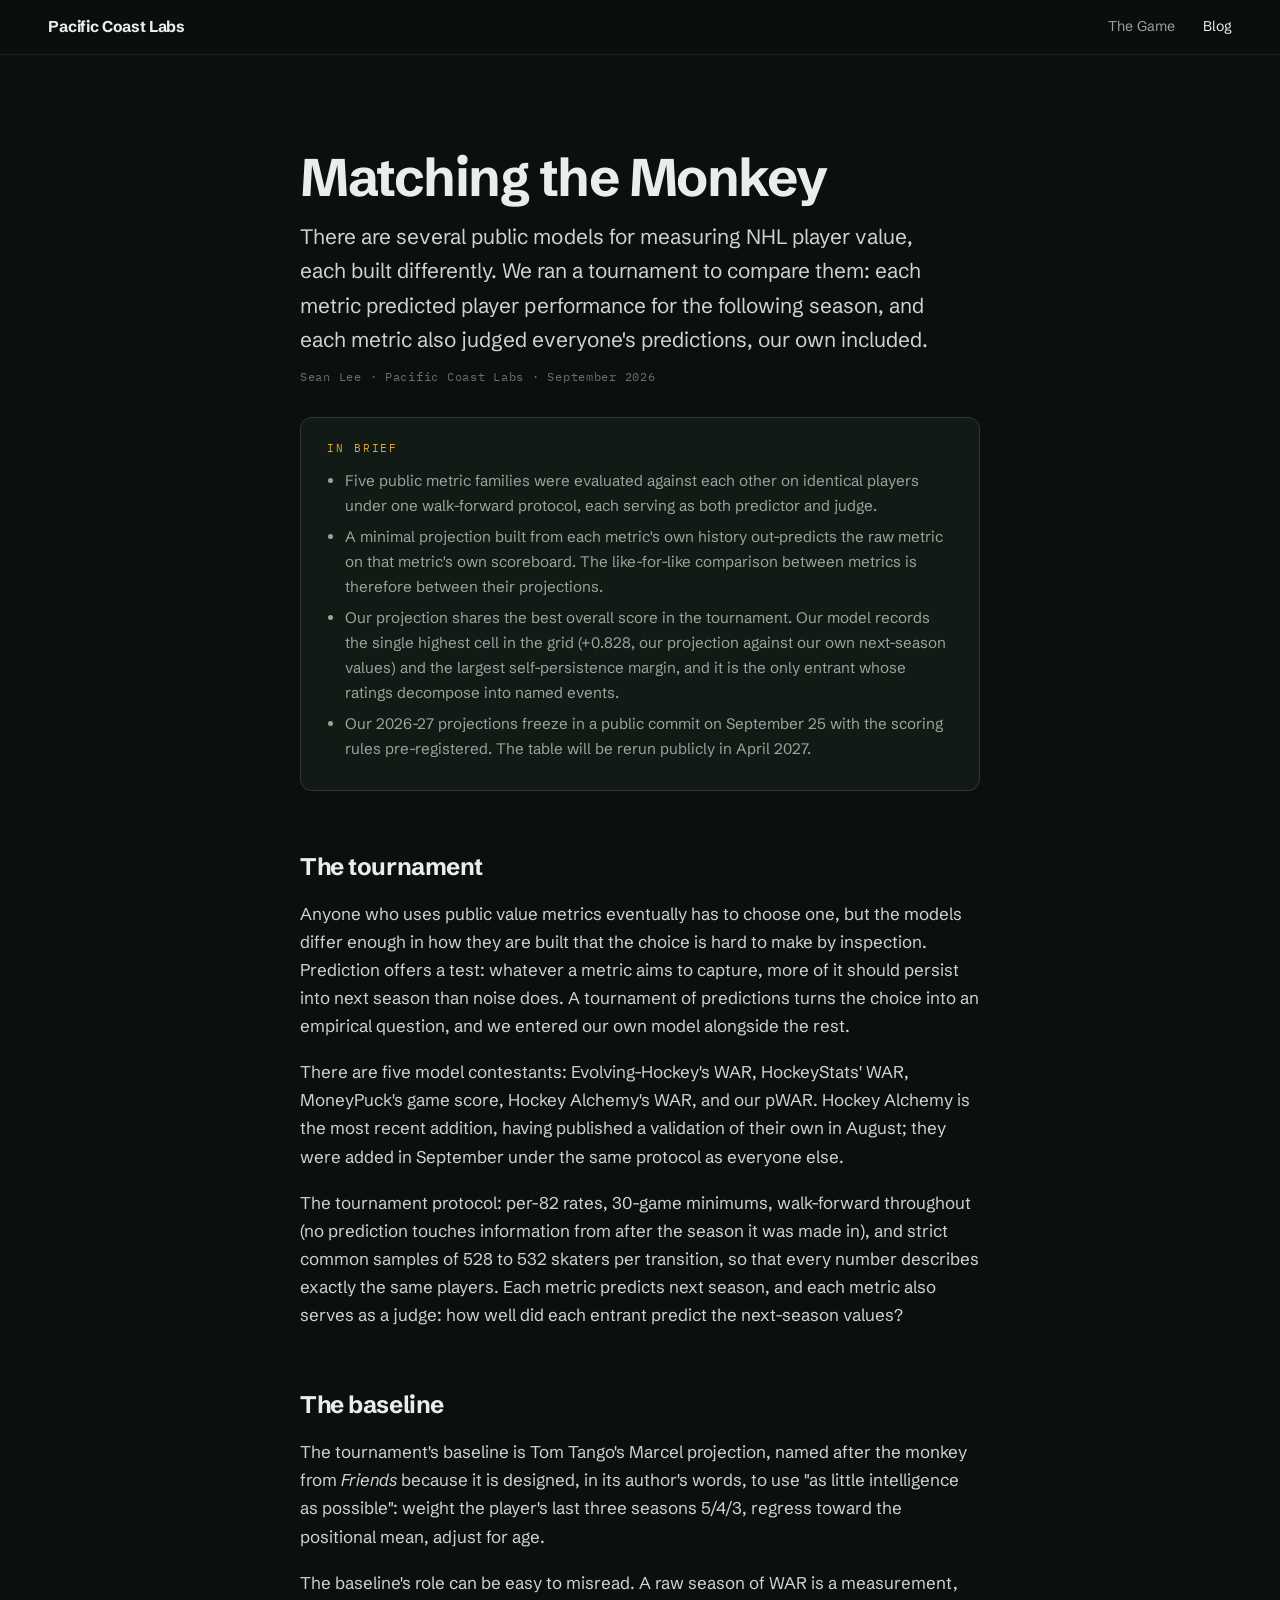
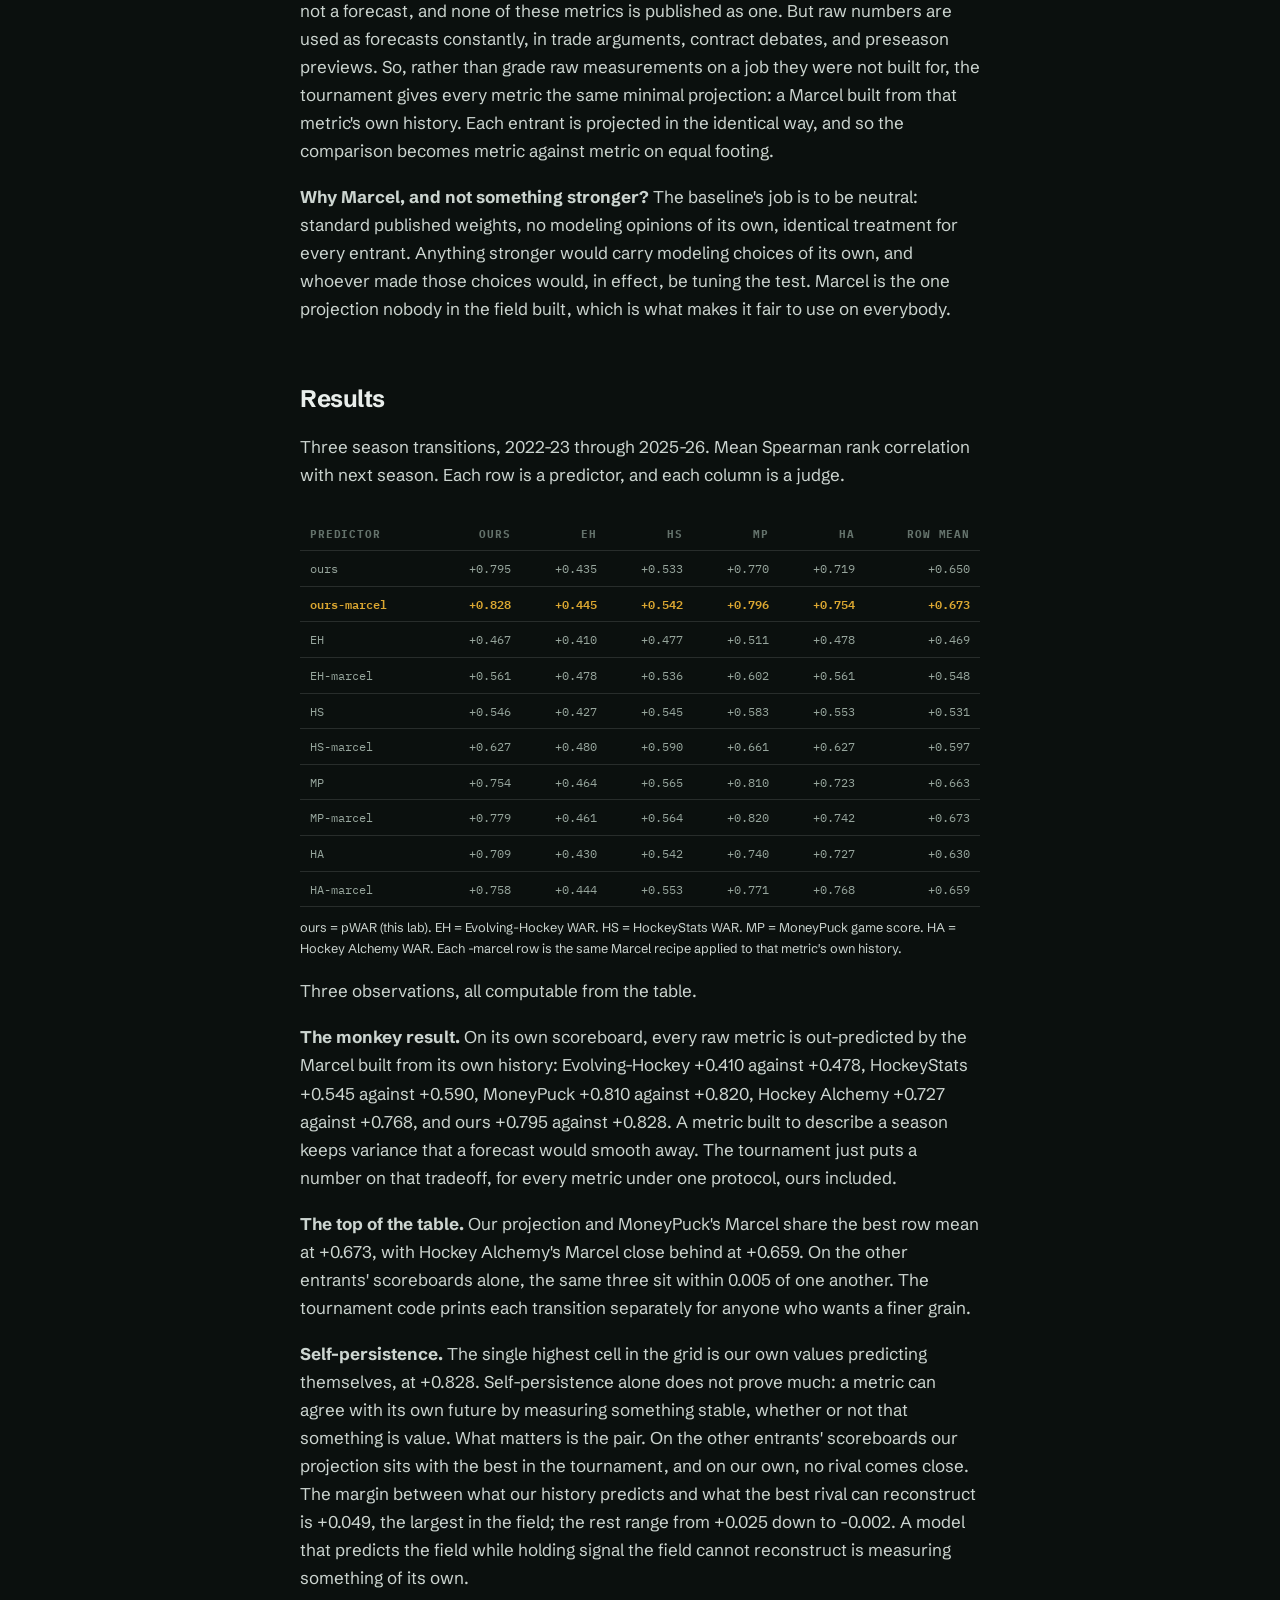
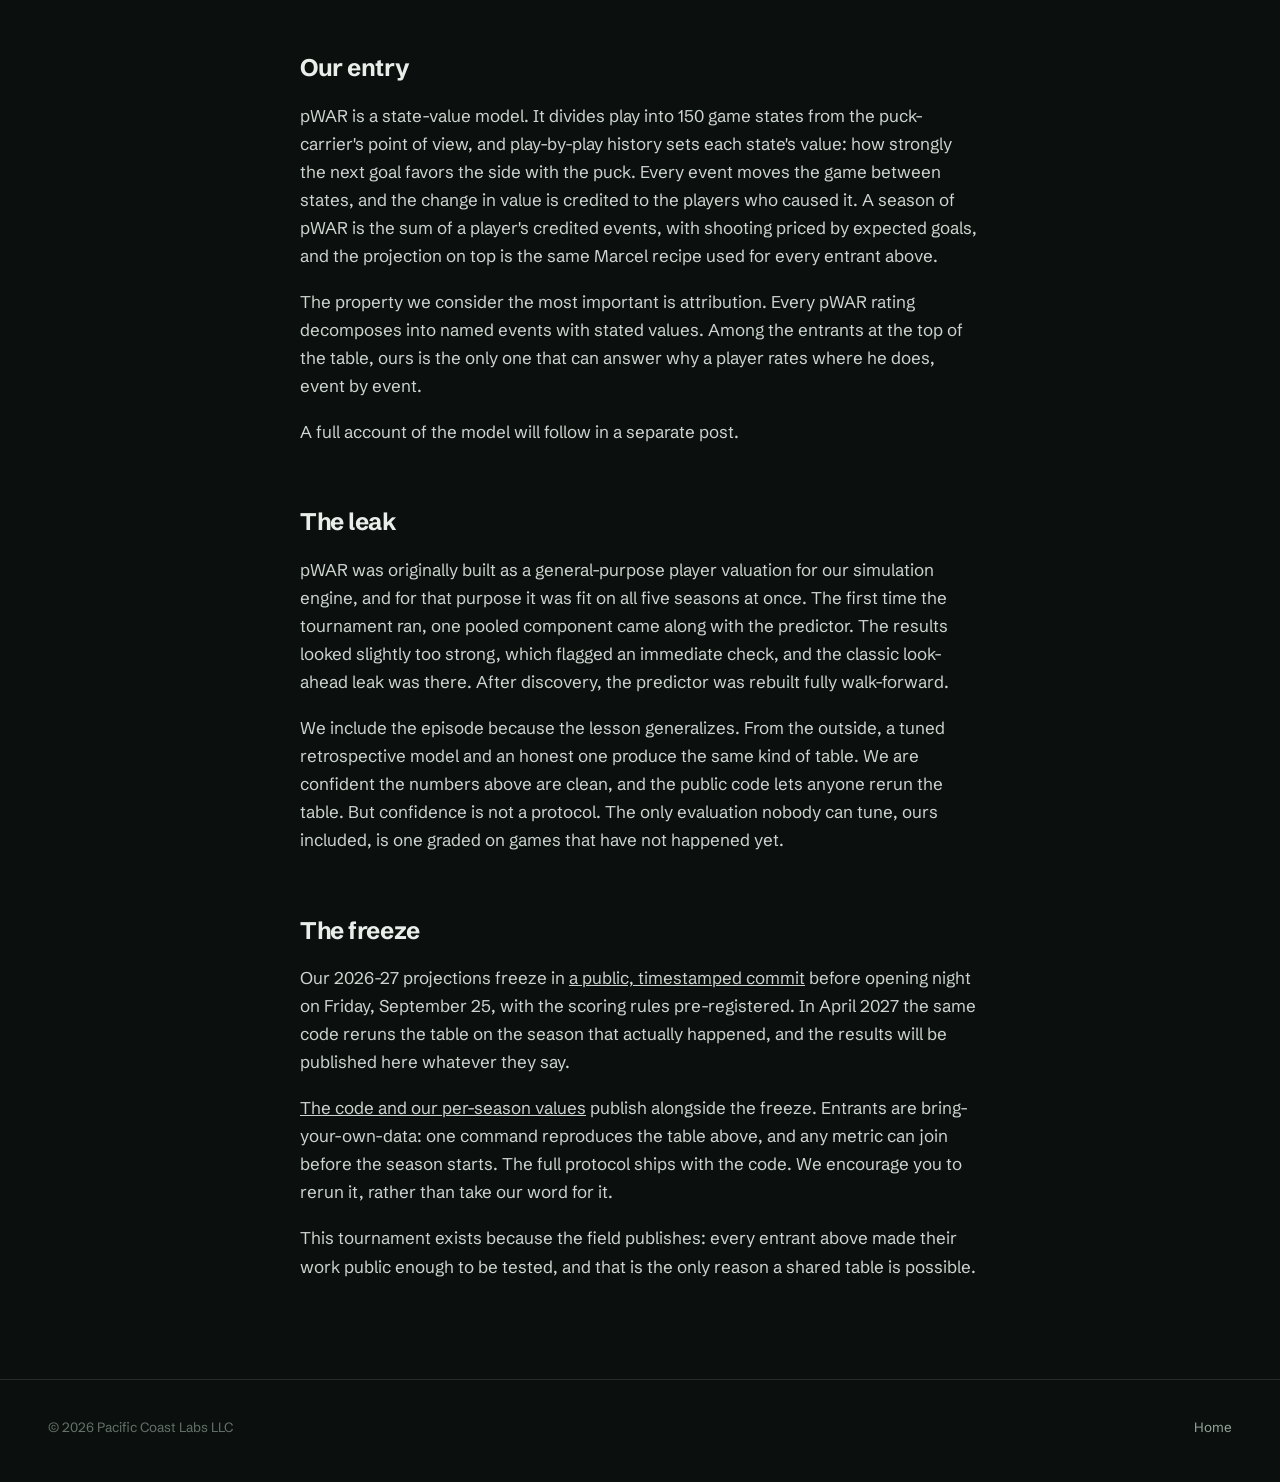
<file: monkey.html>
<!doctype html>
<html lang="en">
<head>
<meta charset="utf-8">
<meta name="viewport" content="width=device-width, initial-scale=1, viewport-fit=cover">
<title>Matching the Monkey</title>
<link rel="stylesheet" href="https://fonts.googleapis.com/css2?family=Schibsted+Grotesk:wght@400;500;700&family=IBM+Plex+Mono:wght@400;600&display=swap">
<link rel="stylesheet" href="style.css">
</head>
<body>

<header class="top">
  <a class="logo" href="index.html">Pacific Coast Labs</a>
  <span class="spacer"></span>
  <a class="nav" href="phm.html">The Game</a>
  <a class="nav" href="writing.html" aria-current="page">Blog</a>
</header>

<div class="article">
<h1>Matching the Monkey</h1>
<p class="lede">There are several public models for measuring NHL player value, each built differently. We ran a tournament to compare them: each metric predicted player performance for the following season, and each metric also judged everyone's predictions, our own included.</p>
<p class="meta">Sean Lee · Pacific Coast Labs · September 2026</p>

<div class="inbrief">
<p class="label">In brief</p>
<ul>
<li>Five public metric families were evaluated against each
other on identical players under one walk-forward protocol, each
serving as both predictor and judge.</li>
<li>A minimal projection built from each metric's own history out-predicts the raw metric on that metric's own scoreboard. The
like-for-like comparison between metrics is therefore between
their projections.</li>
<li>Our projection shares the best overall score in the tournament. Our model records the single highest cell in
the grid (+0.828, our projection against our own next-season
values) and the largest self-persistence margin, and it is the only entrant whose ratings decompose into named events.</li>
<li>Our 2026-27 projections freeze in a public commit on September 25 with the scoring rules pre-registered. The table will be rerun publicly in April 2027.</li>
</ul>
</div>

<h2>The tournament</h2>
<p>Anyone who uses public value metrics eventually has to choose one, but the models differ enough in how they are built that the choice is hard to make by inspection. Prediction offers a test:
whatever a metric aims to capture, more of it should persist
into next season than noise does. A tournament of predictions
turns the choice into an empirical question, and we entered our
own model alongside the rest.</p>
<p>There are five model contestants: Evolving-Hockey's WAR, HockeyStats' WAR, MoneyPuck's game score, Hockey Alchemy's WAR, and our pWAR.
Hockey Alchemy is the most recent addition, having published a validation of their own in August; they were
added in September under the same protocol as everyone else.</p>
<p>The tournament protocol: per-82 rates, 30-game minimums, walk-forward
throughout (no prediction touches information from after the
season it was made in), and strict common samples of 528 to 532
skaters per transition, so that every number describes exactly
the same players. Each metric predicts next season, and each
metric also serves as a judge: how well did each entrant predict the next-season values?</p>

<h2>The baseline</h2>
<p>The tournament's baseline is Tom Tango's Marcel projection,
named after the monkey from <em>Friends</em> because it is designed, in
its author's words, to use "as little intelligence as possible":
weight the player's last three seasons 5/4/3, regress toward the
positional mean, adjust for age.</p>
<p>The baseline's role can be easy to misread. A raw season of WAR is a measurement, not a forecast, and none of these metrics is published as one.
But raw numbers are used as forecasts constantly, in trade
arguments, contract debates, and preseason previews. So, rather than grade raw measurements on a job they were not built for,
the tournament gives every metric the same minimal projection: a
Marcel built from that metric's own history. Each entrant is projected in the identical way, and so the comparison becomes metric against metric on equal footing.</p>
<p><strong>Why Marcel, and not something stronger?</strong>
The baseline's job is to be neutral: standard published
weights, no modeling opinions of its own, identical treatment for every entrant. Anything stronger would carry modeling choices of its own, and whoever made those choices would, in effect, be tuning the test. Marcel is the one projection nobody in the field built, which is what makes it fair to use on everybody.</p>

<h2>Results</h2>
<p>Three season transitions, 2022-23 through 2025-26. Mean
Spearman rank correlation with next season. Each row is a predictor, and each column is a judge.</p>

<div class="tablewrap"><table class="datatable">
<thead><tr><th>predictor</th><th>ours</th><th>EH</th><th>HS</th><th>MP</th><th>HA</th><th>row mean</th></tr></thead>
<tbody>
<tr><td>ours</td><td>+0.795</td><td>+0.435</td><td>+0.533</td><td>+0.770</td><td>+0.719</td><td>+0.650</td></tr>
<tr class="hl"><td>ours-marcel</td><td>+0.828</td><td>+0.445</td><td>+0.542</td><td>+0.796</td><td>+0.754</td><td>+0.673</td></tr>
<tr><td>EH</td><td>+0.467</td><td>+0.410</td><td>+0.477</td><td>+0.511</td><td>+0.478</td><td>+0.469</td></tr>
<tr><td>EH-marcel</td><td>+0.561</td><td>+0.478</td><td>+0.536</td><td>+0.602</td><td>+0.561</td><td>+0.548</td></tr>
<tr><td>HS</td><td>+0.546</td><td>+0.427</td><td>+0.545</td><td>+0.583</td><td>+0.553</td><td>+0.531</td></tr>
<tr><td>HS-marcel</td><td>+0.627</td><td>+0.480</td><td>+0.590</td><td>+0.661</td><td>+0.627</td><td>+0.597</td></tr>
<tr><td>MP</td><td>+0.754</td><td>+0.464</td><td>+0.565</td><td>+0.810</td><td>+0.723</td><td>+0.663</td></tr>
<tr><td>MP-marcel</td><td>+0.779</td><td>+0.461</td><td>+0.564</td><td>+0.820</td><td>+0.742</td><td>+0.673</td></tr>
<tr><td>HA</td><td>+0.709</td><td>+0.430</td><td>+0.542</td><td>+0.740</td><td>+0.727</td><td>+0.630</td></tr>
<tr><td>HA-marcel</td><td>+0.758</td><td>+0.444</td><td>+0.553</td><td>+0.771</td><td>+0.768</td><td>+0.659</td></tr>
</tbody>
</table></div>
<p class="tablenote">ours = pWAR (this lab). EH = Evolving-Hockey WAR. HS = HockeyStats WAR. MP = MoneyPuck game score. HA = Hockey Alchemy WAR. Each -marcel row is the same Marcel recipe applied
to that metric's own history.</p>

<p>Three observations, all computable from the table.</p>
<p><strong>The monkey result.</strong> On its own scoreboard,
every raw metric is out-predicted by the Marcel built from its
own history: Evolving-Hockey +0.410 against +0.478, HockeyStats
+0.545 against +0.590, MoneyPuck +0.810 against +0.820, Hockey
Alchemy +0.727 against +0.768, and ours +0.795 against +0.828.
A metric built to describe a season keeps variance that a forecast would smooth away. The tournament just puts a number on that tradeoff, for every metric under one protocol, ours included.</p>
<p><strong>The top of the table.</strong> Our projection and
MoneyPuck's Marcel share the best row mean at +0.673, with
Hockey Alchemy's Marcel close behind at +0.659. On the other entrants' scoreboards alone, the same three sit within 0.005 of one another. The tournament code prints each
transition separately for anyone who wants a finer grain.</p>
<p><strong>Self-persistence.</strong> The single highest cell in the grid is our own values predicting themselves, at +0.828. Self-persistence alone does not prove much: a metric can agree with its own future by measuring something stable, whether or not that something is value. What matters is the pair. On the other entrants' scoreboards our projection sits with the best in the tournament, and on our own, no rival comes close. The margin between what our history predicts and what the best rival can reconstruct is +0.049, the largest in the field; the rest range from +0.025 down to -0.002. A model that predicts the field while holding signal the field cannot reconstruct is measuring something of its own.</p>

<h2>Our entry</h2>
<p>pWAR is a state-value model. It divides play into 150 game states from the puck-carrier's point of view, and play-by-play history sets each state's value: how strongly the next goal favors the side with the puck. Every event moves the game between states, and the change in value is credited to the players who caused it. A season of pWAR is the sum of a player's credited events, with shooting priced by expected goals, and the projection on top is the same Marcel recipe used for every entrant above.</p>
<p>The property we consider the most important is attribution. Every
pWAR rating decomposes into named events with stated values. Among the entrants at the top of the table, ours is the only one that can answer why a player rates where he does, event by event.</p>
<p>A full account of the model will follow in a separate post.</p>

<h2>The leak</h2>
<p>pWAR was originally built as a general-purpose player valuation for
our simulation engine, and for that purpose it was fit on all
five seasons at once. The first time the tournament ran, one pooled component came along with the predictor. The results looked slightly too strong, which flagged an immediate check, and the classic look-ahead leak was there. After discovery, the predictor was rebuilt fully walk-forward.</p>
<p>We include the episode because the lesson generalizes. From the outside, a tuned retrospective model and an
honest one produce the same kind of table. We are confident the numbers above are clean, and the public code lets anyone rerun the table. But confidence is not a protocol. The only evaluation
nobody can tune, ours included, is one graded on games that have
not happened yet.</p>

<h2>The freeze</h2>
<p>Our 2026-27 projections freeze in <a href="https://github.com/seanglee21/matching-the-monkey/releases/tag/freeze-2026-27">a public, timestamped commit</a> before opening night on Friday, September 25, with the scoring rules pre-registered. In April 2027 the same code reruns the table on the season that actually happened, and the results will be published here whatever they say.</p>
<p><a href="https://github.com/seanglee21/matching-the-monkey">The code and our per-season values</a> publish alongside the freeze. Entrants are bring-your-own-data: one command reproduces
the table above, and any metric can join before the season starts. The full protocol ships with the code. We encourage you to rerun it, rather than take our word for it.</p>
<p>This tournament exists because the field publishes: every
entrant above made their work public enough to be tested, and
that is the only reason a shared table is possible.</p>
</div>

<footer>
  <span>© 2026 Pacific Coast Labs LLC</span>
  <a href="index.html">Home</a>
</footer>

</body>
</html>
</file>
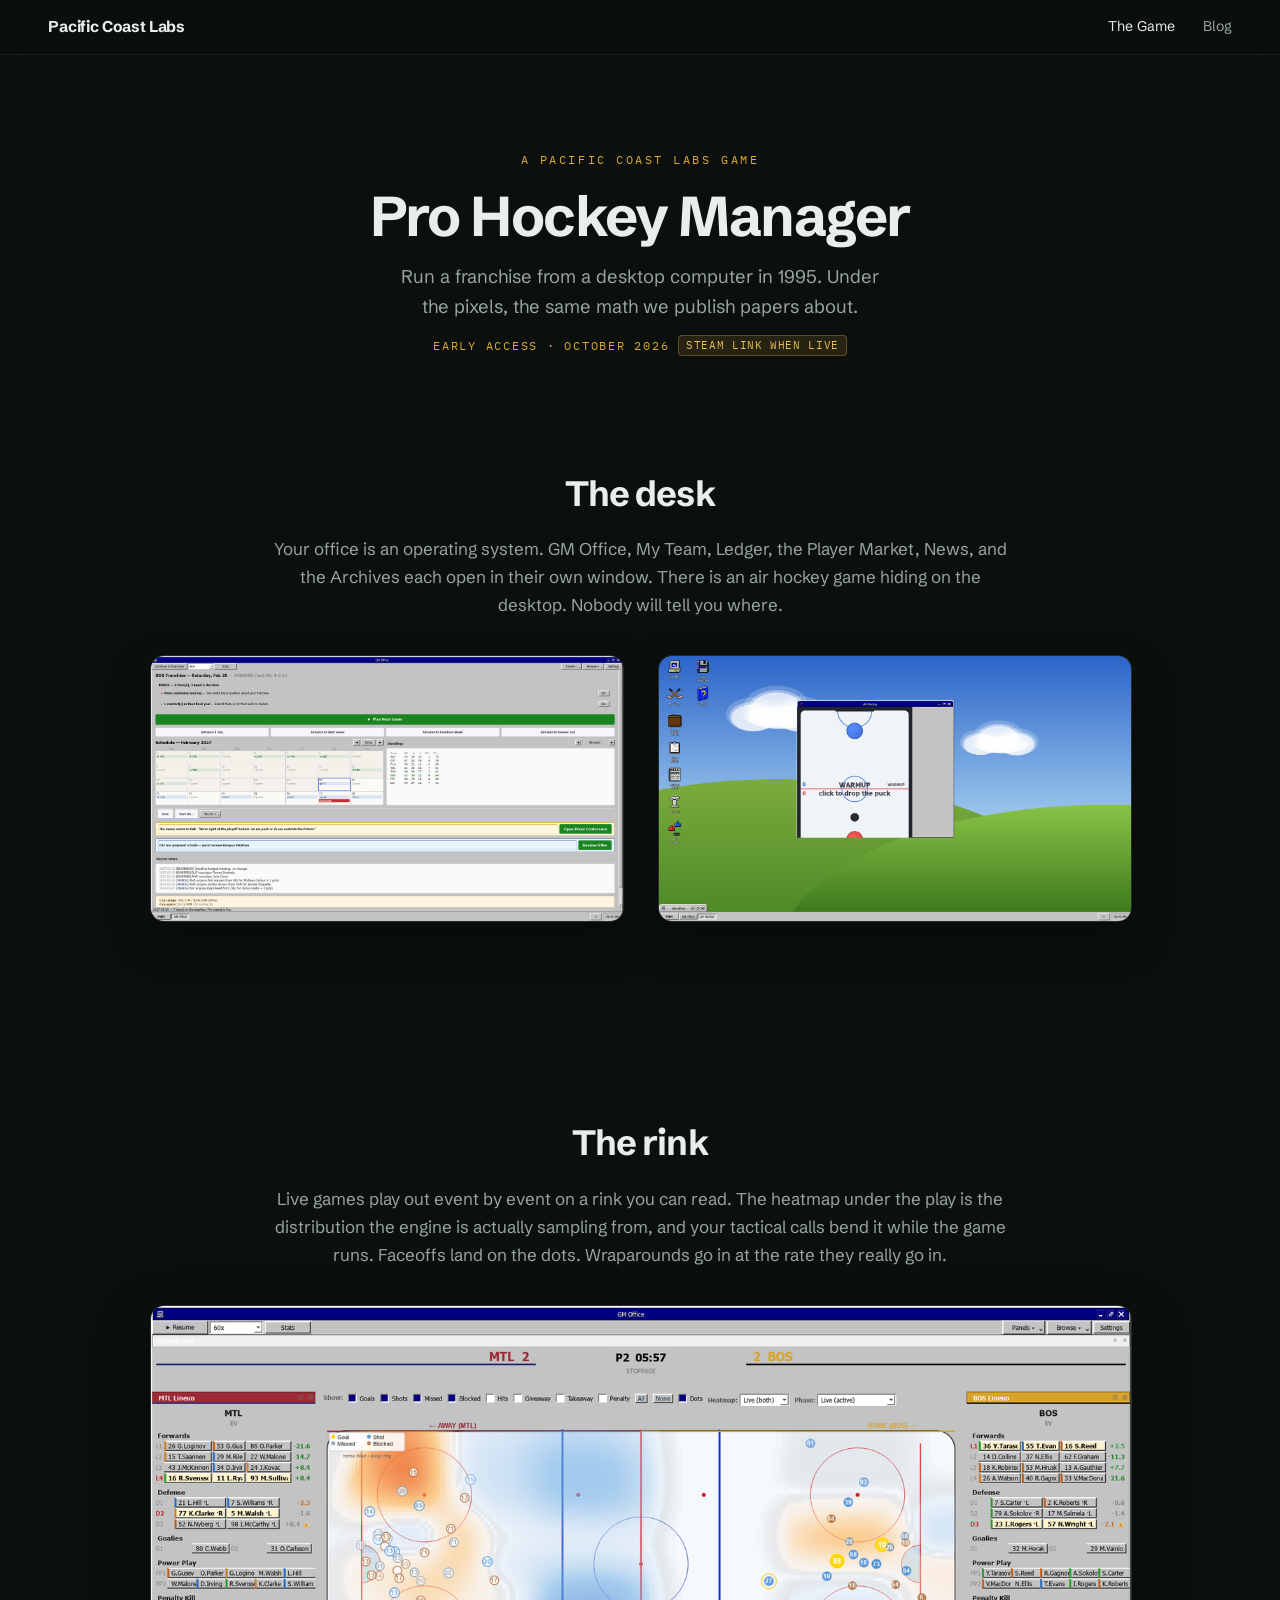
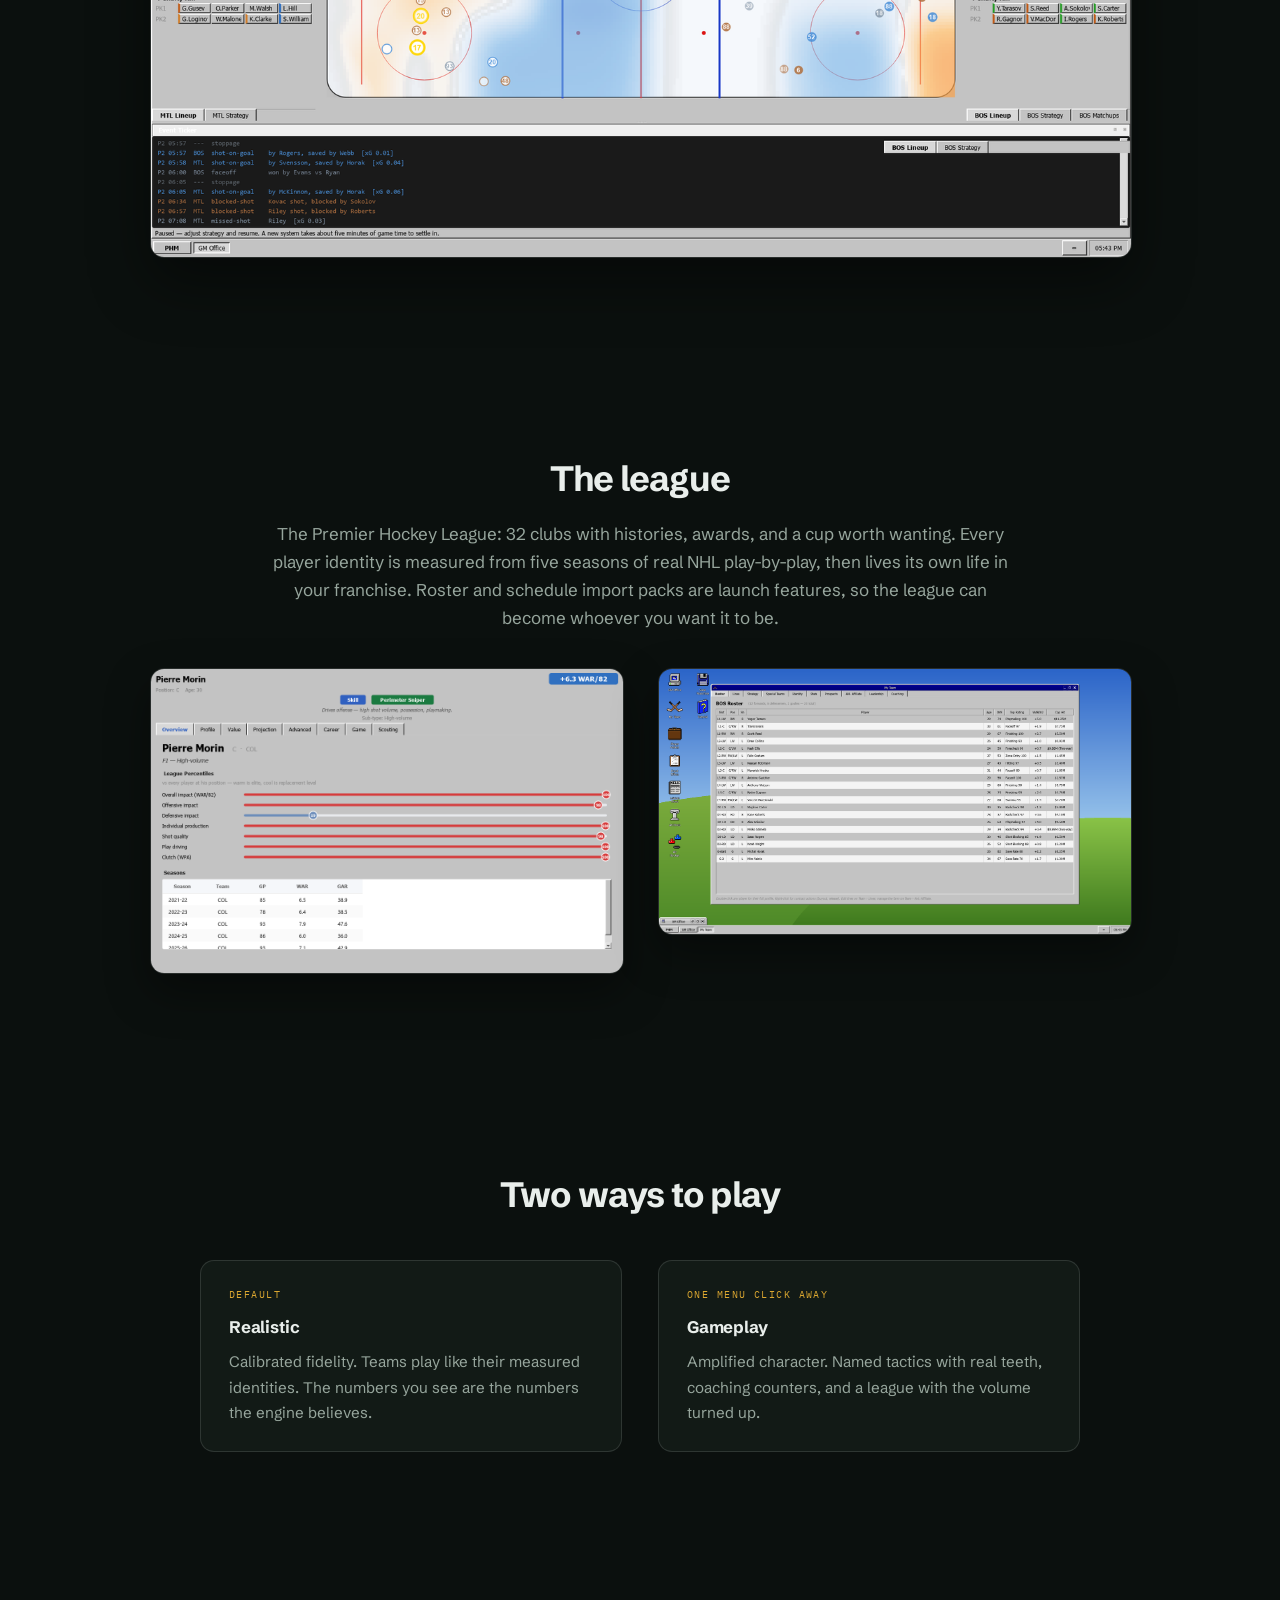
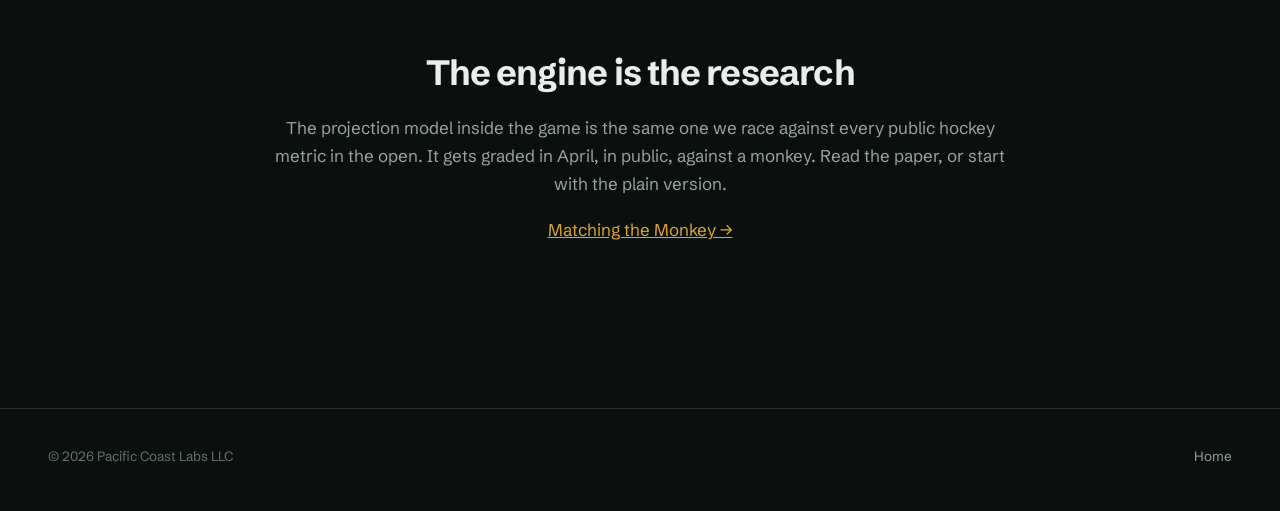
<file: phm.html>
<!doctype html>
<html lang="en">
<head>
<meta charset="utf-8">
<meta name="viewport" content="width=device-width, initial-scale=1, viewport-fit=cover">
<title>Pro Hockey Manager</title>
<link rel="stylesheet" href="https://fonts.googleapis.com/css2?family=Schibsted+Grotesk:wght@400;500;700&family=IBM+Plex+Mono:wght@400;600&display=swap">
<link rel="stylesheet" href="style.css">
<style>
.feature { max-width: 980px; margin: 0 auto; padding: clamp(48px, 8vw, 96px) 0; }
.feature h3 {
  font-size: clamp(1.5rem, 3vw, 2.2rem);
  font-weight: 700;
  letter-spacing: -0.022em;
  margin: 0 0 12px;
  text-wrap: balance;
}
.feature p { color: var(--moss); max-width: 44em; margin: 0 auto 8px; }
.feature .shots { margin-top: 36px; }
.pair {
  display: grid;
  grid-template-columns: 1fr 1fr;
  gap: clamp(20px, 3vw, 36px);
  margin: 36px auto 0;
}
@media (max-width: 700px) { .pair { grid-template-columns: 1fr; } }
.pair img {
  width: 100%;
  border-radius: 14px;
  border: 1px solid var(--hair);
  box-shadow: 0 18px 44px rgba(0, 0, 0, 0.4);
}
.modes {
  display: grid;
  grid-template-columns: 1fr 1fr;
  gap: clamp(20px, 3vw, 36px);
  max-width: 880px;
  margin: 36px auto 0;
  text-align: left;
}
@media (max-width: 700px) { .modes { grid-template-columns: 1fr; } }
.mode {
  background: var(--ink-2);
  border: 1px solid var(--hair);
  border-radius: 14px;
  padding: 26px 28px;
}
.mode h4 {
  margin: 0 0 8px;
  font-size: 1.05rem;
  letter-spacing: -0.01em;
}
.mode p { font-size: 0.95rem; color: var(--moss); margin: 0; }
.mode .chip {
  font-family: var(--mono);
  font-size: 0.64rem;
  letter-spacing: 0.14em;
  text-transform: uppercase;
  color: var(--gold);
  display: block;
  margin-bottom: 10px;
}
</style>
</head>
<body>

<header class="top">
  <a class="logo" href="index.html">Pacific Coast Labs</a>
  <span class="spacer"></span>
  <a class="nav" href="phm.html" aria-current="page">The Game</a>
  <a class="nav" href="writing.html">Blog</a>
</header>

<section class="game" style="padding-top: 150px;">
  <div class="wide">
    <p class="eyebrow" style="text-align: center;">A Pacific Coast Labs game</p>
    <h2>Pro Hockey Manager</h2>
    <p class="sub">Run a franchise from a desktop computer in 1995.
    Under the pixels, the same math we publish papers about.</p>
    <p class="ea">Early Access · October 2026
    <span class="verify">Steam link when live</span></p>

    <div class="feature">
      <h3>The desk</h3>
      <p>Your office is an operating system. GM Office, My Team,
      Ledger, the Player Market, News, and the Archives each open
      in their own window. There is an air hockey game hiding on
      the desktop. Nobody will tell you where.</p>
      <div class="pair">
        <figure style="margin:0">
          <img src="shots/gm_office.png" alt="The GM Office app on the retro desktop">
        </figure>
        <figure style="margin:0">
          <img src="shots/desktop.png" alt="The retro desktop with the air hockey game open">
        </figure>
      </div>
    </div>

    <div class="feature">
      <h3>The rink</h3>
      <p>Live games play out event by event on a rink you can
      read. The heatmap under the play is the distribution the
      engine is actually sampling from, and your tactical calls
      bend it while the game runs. Faceoffs land on the dots.
      Wraparounds go in at the rate they really go in.</p>
      <div class="shots">
        <figure>
          <img src="shots/live_game.png" alt="A live game with the possession-anchored rink heatmap">
        </figure>
      </div>
    </div>

    <div class="feature">
      <h3>The league</h3>
      <p>The Premier Hockey League: 32 clubs with histories,
      awards, and a cup worth wanting. Every player identity is
      measured from five seasons of real NHL play-by-play, then
      lives its own life in your franchise. Roster and schedule
      import packs are launch features, so the league can become
      whoever you want it to be.</p>
      <div class="pair">
        <figure style="margin:0">
          <img src="shots/player_card.png" alt="A player card with the full attribute set">
        </figure>
        <figure style="margin:0">
          <img src="shots/my_team.png" alt="The My Team roster view">
        </figure>
      </div>
    </div>

    <div class="feature">
      <h3>Two ways to play</h3>
      <div class="modes">
        <div class="mode">
          <span class="chip">Default</span>
          <h4>Realistic</h4>
          <p>Calibrated fidelity. Teams play like their measured
          identities. The numbers you see are the numbers the
          engine believes.</p>
        </div>
        <div class="mode">
          <span class="chip">One menu click away</span>
          <h4>Gameplay</h4>
          <p>Amplified character. Named tactics with real teeth,
          coaching counters, and a league with the volume turned
          up.</p>
        </div>
      </div>
    </div>

    <div class="feature" style="padding-bottom: 24px;">
      <h3>The engine is the research</h3>
      <p>The projection model inside the game is the same one we
      race against every public hockey metric in the open. It gets
      graded in April, in public, against a monkey. Read the
      paper, or start with the plain version.</p>
      <p style="margin-top: 18px;">
      <a href="writing.html" style="color: var(--gold);">Matching the Monkey →</a></p>
    </div>
  </div>
</section>

<footer>
  <span>© 2026 Pacific Coast Labs LLC</span>
  <a href="index.html">Home</a>
</footer>

</body>
</html>
</file>
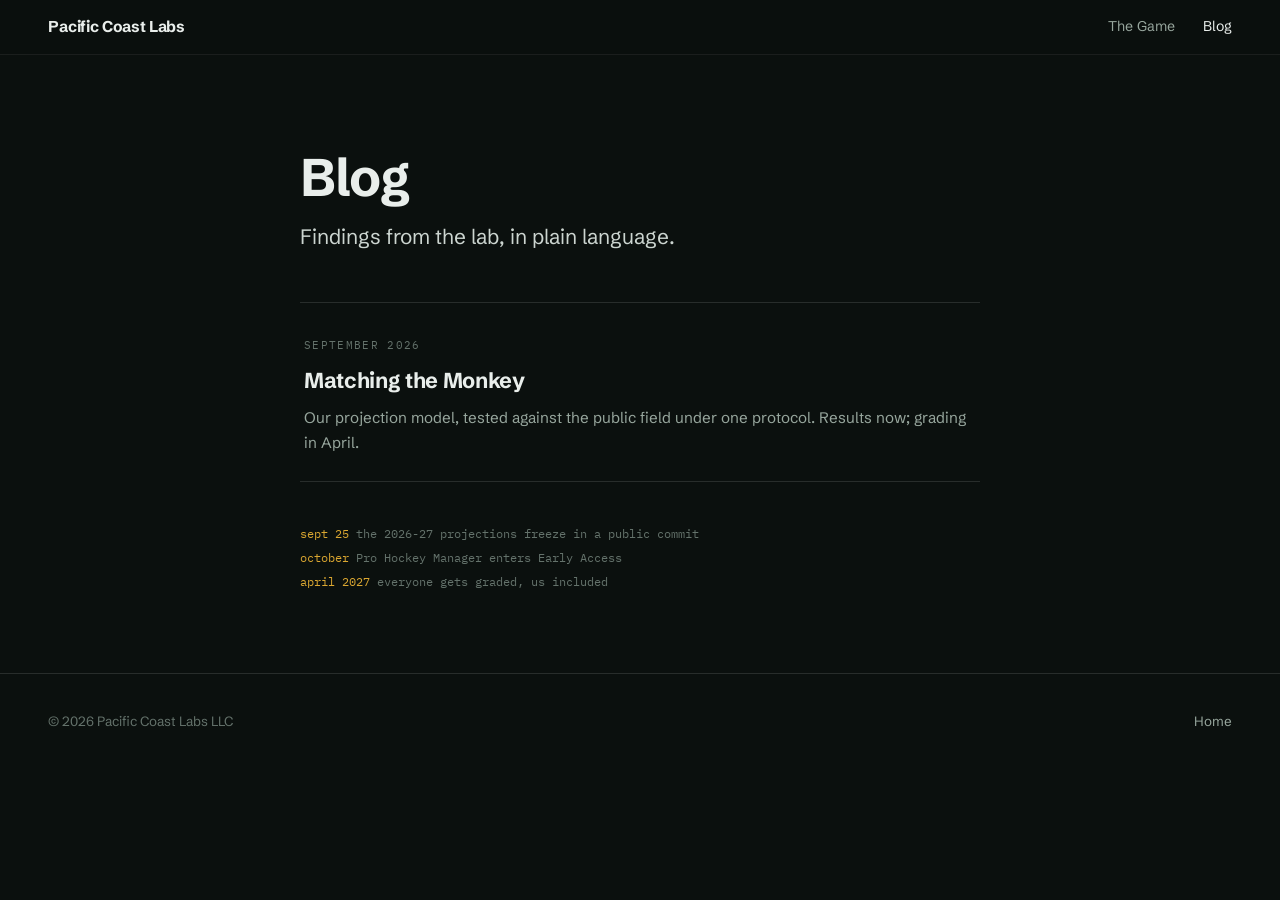
<file: writing.html>
<!doctype html>
<html lang="en">
<head>
<meta charset="utf-8">
<meta name="viewport" content="width=device-width, initial-scale=1, viewport-fit=cover">
<title>Blog — Pacific Coast Labs</title>
<link rel="stylesheet" href="https://fonts.googleapis.com/css2?family=Schibsted+Grotesk:wght@400;500;700&family=IBM+Plex+Mono:wght@400;600&display=swap">
<link rel="stylesheet" href="style.css">
<style>
.posts { list-style: none; margin: 48px 0 0; padding: 0; }
.posts li { border-top: 1px solid var(--hair); }
.posts li:last-child { border-bottom: 1px solid var(--hair); }
.posts a.post {
  display: block;
  padding: 26px 4px;
  text-decoration: none;
  transition: background 160ms;
}
.posts a.post:hover { background: rgba(233, 238, 235, 0.035); }
.posts .date {
  font-family: var(--mono);
  font-size: 0.7rem;
  letter-spacing: 0.12em;
  text-transform: uppercase;
  color: var(--faint);
}
.posts h3 {
  margin: 6px 0 6px;
  font-size: 1.35rem;
  font-weight: 700;
  letter-spacing: -0.015em;
}
.posts a.post:hover h3::after { content: " \2192"; color: var(--gold); }
.posts .blurb { color: var(--moss); font-size: 0.95rem; margin: 0; }
.upnext {
  margin-top: 40px;
  font-family: var(--mono);
  font-size: 0.78rem;
  color: var(--faint);
  line-height: 1.9;
}
.upnext .k { color: var(--gold); }
</style>
</head>
<body>

<header class="top">
  <a class="logo" href="index.html">Pacific Coast Labs</a>
  <span class="spacer"></span>
  <a class="nav" href="phm.html">The Game</a>
  <a class="nav" href="writing.html" aria-current="page">Blog</a>
</header>

<div class="article">
<h1>Blog</h1>
<p class="lede">Findings from the lab, in plain language.</p>

<ul class="posts">
  <li><a class="post" href="monkey.html">
    <span class="date">September 2026</span>
    <h3>Matching the Monkey</h3>
    <p class="blurb">Our projection model, tested against the
    public field under one protocol. Results now; grading in
    April.</p>
  </a></li>
</ul>

<div class="upnext">
  <div><span class="k">sept 25</span> the 2026-27 projections freeze in a public commit</div>
  <div><span class="k">october</span> Pro Hockey Manager enters Early Access</div>
  <div><span class="k">april 2027</span> everyone gets graded, us included</div>
</div>
</div>

<footer>
  <span>© 2026 Pacific Coast Labs LLC</span>
  <a href="index.html">Home</a>
</footer>

</body>
</html>
</file>
<file: style.css>
/* Pacific Coast Labs — site v3 "coast dark"
   Direction: Sarah's dark Apple-like Framer mood, grounded in her
   PNW-coast photo set. Single-theme dark by design: fir-black ink,
   fog-white type, road-line gold. One grotesk family carries the
   page; Plex Mono marks anything that is data. */

:root {
  --ink: #0b100e;        /* fir black, green-biased */
  --ink-2: #121a16;      /* raised surface */
  --pine: #16211c;       /* terminal ground */
  --mist: #e9eeeb;       /* fog white text */
  --moss: #97a69d;       /* secondary, green-grey */
  --faint: #64726b;
  --gold: #dba731;       /* the double yellow line */
  --hair: rgba(233, 238, 235, 0.13);
  --sans: "Schibsted Grotesk", "Segoe UI", system-ui, sans-serif;
  --mono: "IBM Plex Mono", Consolas, monospace;
  color-scheme: dark;
}

html { scroll-behavior: smooth; }
body {
  margin: 0;
  background: var(--ink);
  color: var(--mist);
  font-family: var(--sans);
  font-size: 17px;
  line-height: 1.65;
  -webkit-font-smoothing: antialiased;
}
@media (prefers-reduced-motion: reduce) {
  html { scroll-behavior: auto; }
  * { animation: none !important; transition: none !important; }
}

a { color: inherit; }
img { max-width: 100%; display: block; }

/* ---- nav ---- */
.top {
  position: fixed;
  top: env(safe-area-inset-top, 0px);
  left: 0; right: 0;
  z-index: 10;
  display: flex;
  align-items: center;
  gap: 28px;
  padding: 14px clamp(20px, 4vw, 48px);
  background: rgba(11, 16, 14, 0.66);
  backdrop-filter: blur(14px);
  -webkit-backdrop-filter: blur(14px);
  border-bottom: 1px solid rgba(233, 238, 235, 0.07);
}
.logo {
  font-weight: 700;
  letter-spacing: -0.01em;
  text-decoration: none;
  font-size: 0.98rem;
}
.spacer { flex: 1; }
.nav {
  text-decoration: none;
  color: var(--moss);
  font-size: 0.88rem;
  transition: color 160ms;
}
.nav:hover, .nav[aria-current="page"] { color: var(--mist); }
.nav:focus-visible, .logo:focus-visible, a:focus-visible {
  outline: 2px solid var(--gold);
  outline-offset: 3px;
}

/* ---- hero ---- */
.hero {
  position: relative;
  min-height: min(78vh, 720px);
  display: flex;
  align-items: flex-end;
  overflow: hidden;
}
.hero-bg {
  position: absolute;
  inset: 0;
  width: 100%;
  height: 100%;
  object-fit: cover;
  object-position: center 62%;
}
.hero-veil {
  position: absolute;
  inset: 0;
  background:
    linear-gradient(180deg,
      rgba(11, 16, 14, 0.62) 0%,
      rgba(11, 16, 14, 0.18) 34%,
      rgba(11, 16, 14, 0.55) 72%,
      var(--ink) 100%);
}
.hero-inner {
  position: relative;
  padding: 140px clamp(20px, 4vw, 48px) 56px;
  max-width: 880px;
}
.eyebrow {
  font-family: var(--mono);
  font-size: 0.72rem;
  letter-spacing: 0.22em;
  text-transform: uppercase;
  color: var(--gold);
  margin: 0 0 18px;
}
h1 {
  font-size: clamp(2.3rem, 5.6vw, 4.1rem);
  font-weight: 700;
  letter-spacing: -0.028em;
  line-height: 1.06;
  margin: 0 0 20px;
  text-wrap: balance;
}
.lede {
  font-size: clamp(1.05rem, 1.7vw, 1.3rem);
  color: var(--moss);
  max-width: 34em;
  margin: 0;
  text-wrap: balance;
}

/* ---- shared section rhythm ---- */
section { padding: clamp(72px, 11vw, 132px) clamp(20px, 4vw, 48px); }
.narrow { max-width: 720px; margin: 0 auto; }
.wide { max-width: 1080px; margin: 0 auto; }

.statement {
  font-size: clamp(1.5rem, 3.2vw, 2.3rem);
  font-weight: 500;
  letter-spacing: -0.02em;
  line-height: 1.25;
  margin: 0 0 14px;
  text-wrap: balance;
}
.statement .dim { color: var(--faint); }
.section-note { color: var(--moss); max-width: 40em; margin: 0; }

/* ---- research index ---- */
.index {
  list-style: none;
  margin: 56px 0 0;
  padding: 0;
}
.index li { border-top: 1px solid var(--hair); }
.index li:last-child { border-bottom: 1px solid var(--hair); }
.index a.row {
  display: grid;
  grid-template-columns: minmax(180px, 1fr) 2fr auto;
  gap: 10px 28px;
  align-items: baseline;
  padding: 22px 4px;
  text-decoration: none;
  transition: background 160ms;
}
.index a.row:hover { background: rgba(233, 238, 235, 0.035); }
.index .name { font-weight: 700; letter-spacing: -0.01em; }
.index .desc { color: var(--moss); font-size: 0.95rem; }
.index .tag {
  font-family: var(--mono);
  font-size: 0.7rem;
  letter-spacing: 0.08em;
  text-transform: uppercase;
  color: var(--faint);
  white-space: nowrap;
}
.index a.row:hover .name::after {
  content: " \2192";
  color: var(--gold);
}
@media (max-width: 640px) {
  .index a.row { grid-template-columns: 1fr; gap: 4px; }
}

/* ---- terminal ---- */
.harness {
  margin: 48px 0 0;
  background: var(--pine);
  border: 1px solid var(--hair);
  border-radius: 12px;
  padding: 22px 26px;
  font-family: var(--mono);
  font-size: 0.85rem;
  line-height: 1.9;
  color: var(--moss);
  overflow-x: auto;
}
.harness .cmd { color: var(--mist); }
.harness .cmd::before { content: "$ "; color: var(--gold); }
.harness .win { color: var(--gold); }
.harness div { white-space: pre; }

/* ---- verify chips (audit markers, stripped before publish) ---- */
.verify {
  display: inline-block;
  font-family: var(--mono);
  font-size: 0.66rem;
  letter-spacing: 0.06em;
  text-transform: uppercase;
  color: #e5bd55;
  background: rgba(219, 167, 49, 0.13);
  border: 1px solid rgba(219, 167, 49, 0.32);
  border-radius: 4px;
  padding: 1px 7px;
  vertical-align: 1px;
}

/* ---- game section ---- */
.game { text-align: center; }
.game h2 {
  font-size: clamp(2.1rem, 5vw, 3.5rem);
  font-weight: 700;
  letter-spacing: -0.028em;
  line-height: 1.05;
  margin: 0 0 16px;
  text-wrap: balance;
}
.game .sub {
  color: var(--moss);
  max-width: 42em;
  margin: 0 auto 12px;
  font-size: clamp(1rem, 1.5vw, 1.15rem);
  text-wrap: balance;
}
.game .ea {
  font-family: var(--mono);
  font-size: 0.78rem;
  letter-spacing: 0.14em;
  text-transform: uppercase;
  color: var(--gold);
}
.shots {
  display: grid;
  gap: clamp(28px, 4vw, 48px);
  margin: 56px auto 0;
  max-width: 980px;
}
.shots figure { margin: 0; }
.shots img {
  width: 100%;
  border-radius: 14px;
  border: 1px solid var(--hair);
  box-shadow: 0 24px 60px rgba(0, 0, 0, 0.45);
}
.shots figcaption {
  margin-top: 14px;
  font-family: var(--mono);
  font-size: 0.72rem;
  letter-spacing: 0.12em;
  text-transform: uppercase;
  color: var(--faint);
}

/* ---- coast closer ---- */
.coast {
  position: relative;
  min-height: 380px;
  display: flex;
  align-items: center;
  justify-content: center;
  text-align: center;
  overflow: hidden;
  padding: 0 clamp(20px, 4vw, 48px);
}
.coast img {
  position: absolute;
  inset: 0;
  width: 100%;
  height: 100%;
  object-fit: cover;
  object-position: center 40%;
}
.coast .veil {
  position: absolute;
  inset: 0;
  background:
    linear-gradient(180deg,
      var(--ink) 0%,
      rgba(11, 16, 14, 0.42) 30%,
      rgba(11, 16, 14, 0.42) 70%,
      var(--ink) 100%);
}
.coast .inner { position: relative; padding: 96px 0; }
.coast .place {
  font-size: clamp(1.3rem, 2.6vw, 1.9rem);
  font-weight: 700;
  letter-spacing: -0.02em;
  margin: 0 0 8px;
}
.coast .est {
  font-family: var(--mono);
  font-size: 0.74rem;
  letter-spacing: 0.2em;
  text-transform: uppercase;
  color: rgba(233, 238, 235, 0.75);
}

/* ---- footer ---- */
footer {
  display: flex;
  flex-wrap: wrap;
  gap: 12px 32px;
  justify-content: space-between;
  padding: 36px clamp(20px, 4vw, 48px) 44px;
  border-top: 1px solid var(--hair);
  color: var(--faint);
  font-size: 0.84rem;
  background: var(--ink);
}
footer a { color: var(--moss); text-decoration: none; }
footer a:hover { color: var(--mist); }

/* ---- in-brief panel ---- */
.inbrief {
  background: var(--ink-2);
  border: 1px solid var(--hair);
  border-radius: 12px;
  padding: 22px 26px;
  margin: 30px 0 6px;
}
.inbrief .label {
  font-family: var(--mono);
  font-size: 0.66rem;
  letter-spacing: 0.18em;
  text-transform: uppercase;
  color: var(--gold);
  margin: 0 0 10px;
}
.inbrief ul { margin: 0; padding-left: 18px; }
.inbrief li { margin: 6px 0; font-size: 0.95rem; color: var(--moss); }

/* ---- data tables ---- */
.tablewrap { overflow-x: auto; margin: 30px 0 10px; }
.datatable {
  width: 100%;
  border-collapse: collapse;
  font-family: var(--mono);
  font-size: 0.78rem;
}
.datatable th, .datatable td {
  padding: 7px 10px;
  text-align: right;
  border-bottom: 1px solid var(--hair);
  white-space: nowrap;
  color: var(--moss);
}
.datatable th:first-child, .datatable td:first-child {
  text-align: left;
}
.datatable thead th {
  color: var(--faint);
  text-transform: uppercase;
  font-size: 0.66rem;
  letter-spacing: 0.08em;
}
.datatable tr.hl td { color: var(--gold); font-weight: 600; }
.tablenote {
  font-size: 0.8rem;
  color: var(--faint);
  margin: 0 0 24px;
}

/* ---- article pages ---- */
.article {
  max-width: 680px;
  margin: 0 auto;
  padding: 150px clamp(20px, 4vw, 48px) 80px;
}
.article h1 {
  font-size: clamp(2.2rem, 4.6vw, 3.3rem);
  margin-bottom: 14px;
}
.article .lede { margin-bottom: 10px; }
.article .meta {
  font-family: var(--mono);
  font-size: 0.76rem;
  letter-spacing: 0.06em;
  color: var(--faint);
  margin: 0 0 8px;
}
.article h2 {
  font-size: 1.5rem;
  font-weight: 700;
  letter-spacing: -0.018em;
  margin: 56px 0 14px;
}
.article p { margin: 0 0 18px; color: #ccd5d0; }
.article .harness { margin: 34px 0; }
</file>
